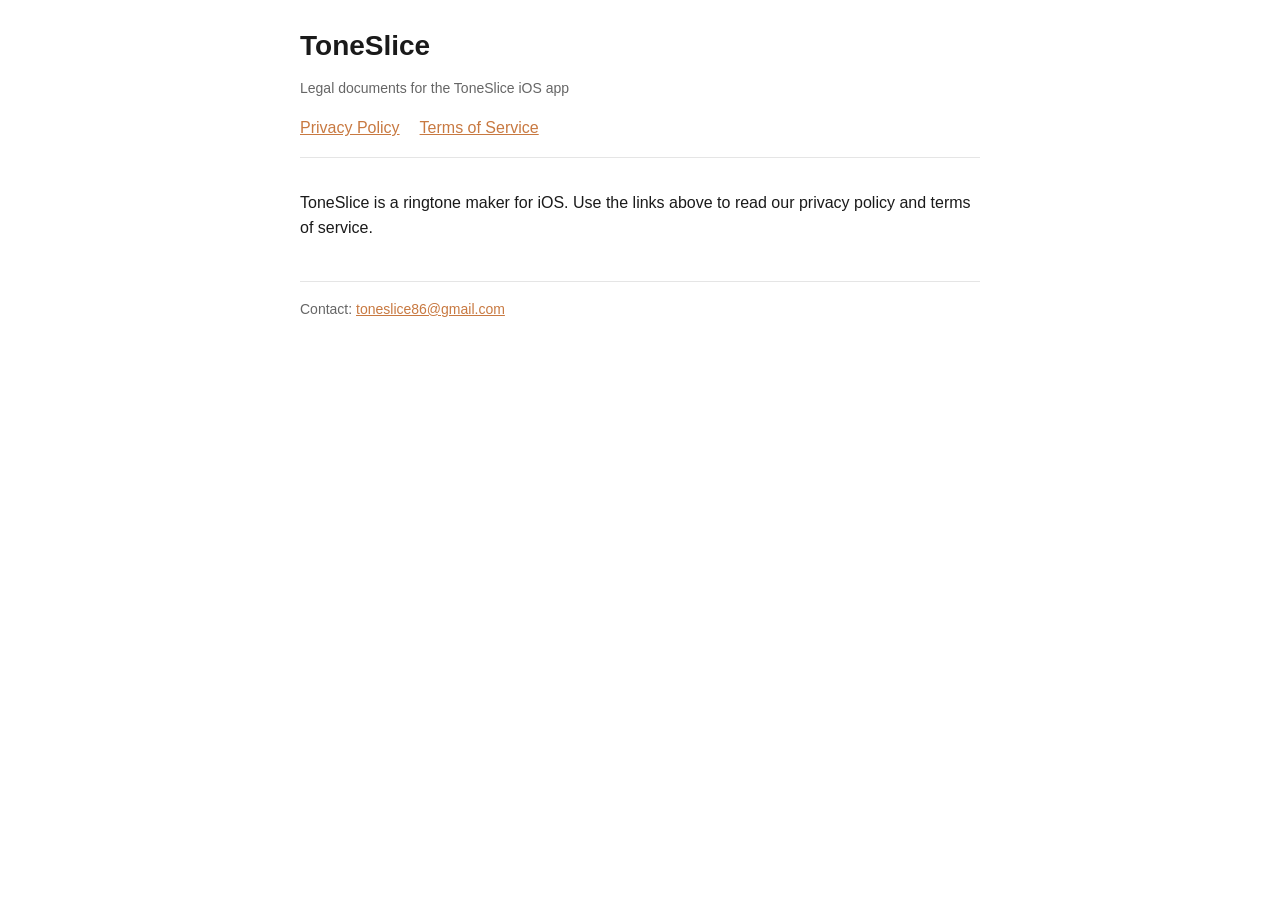
<file: index.html>
<!DOCTYPE html>
<html lang="en">
<head>
  <meta charset="UTF-8">
  <meta name="viewport" content="width=device-width, initial-scale=1.0">
  <title>ToneSlice Legal</title>
  <link rel="stylesheet" href="assets/style.css">
</head>
<body>
  <header>
    <h1>ToneSlice</h1>
    <p class="updated">Legal documents for the ToneSlice iOS app</p>
    <nav class="links">
      <a href="privacy.html">Privacy Policy</a>
      <a href="terms.html">Terms of Service</a>
    </nav>
  </header>
  <p>ToneSlice is a ringtone maker for iOS. Use the links above to read our privacy policy and terms of service.</p>
  <footer>
    <p>Contact: <a href="mailto:toneslice86@gmail.com">toneslice86@gmail.com</a></p>
  </footer>
</body>
</html>
</file>
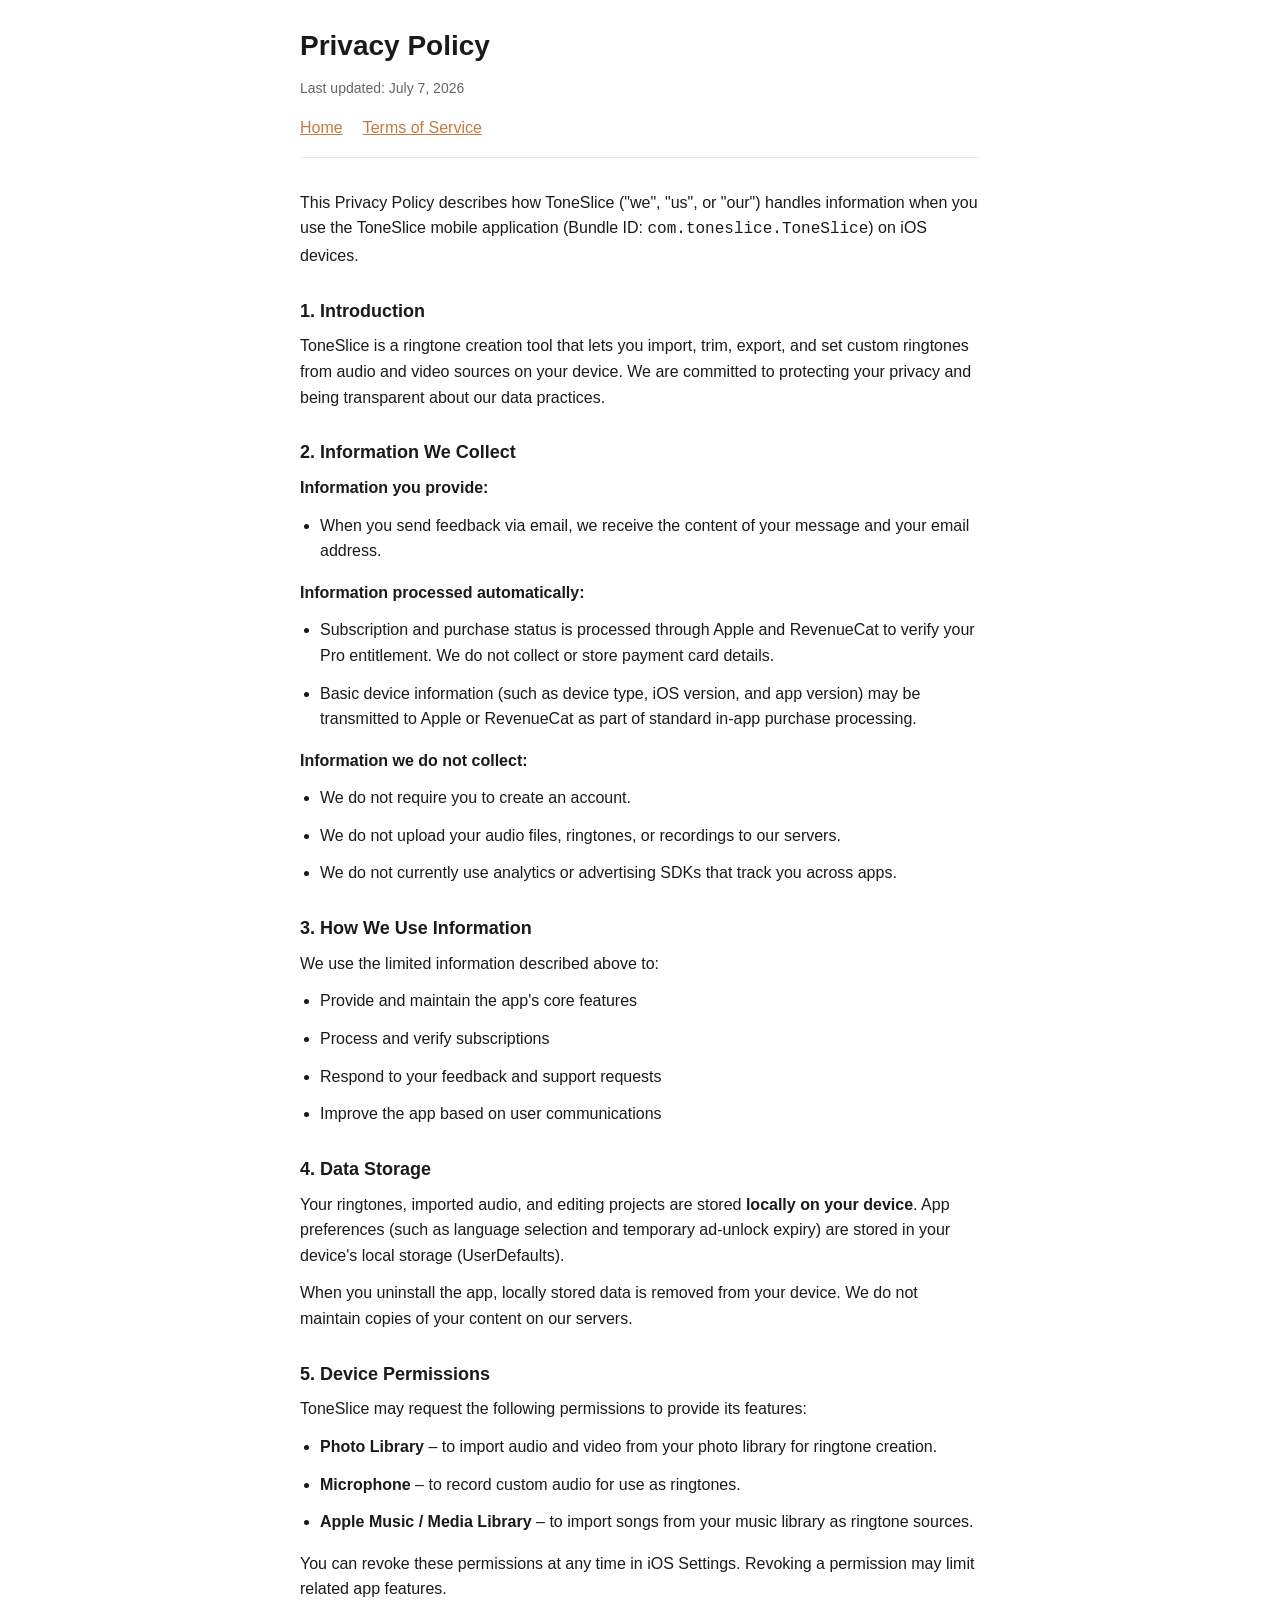
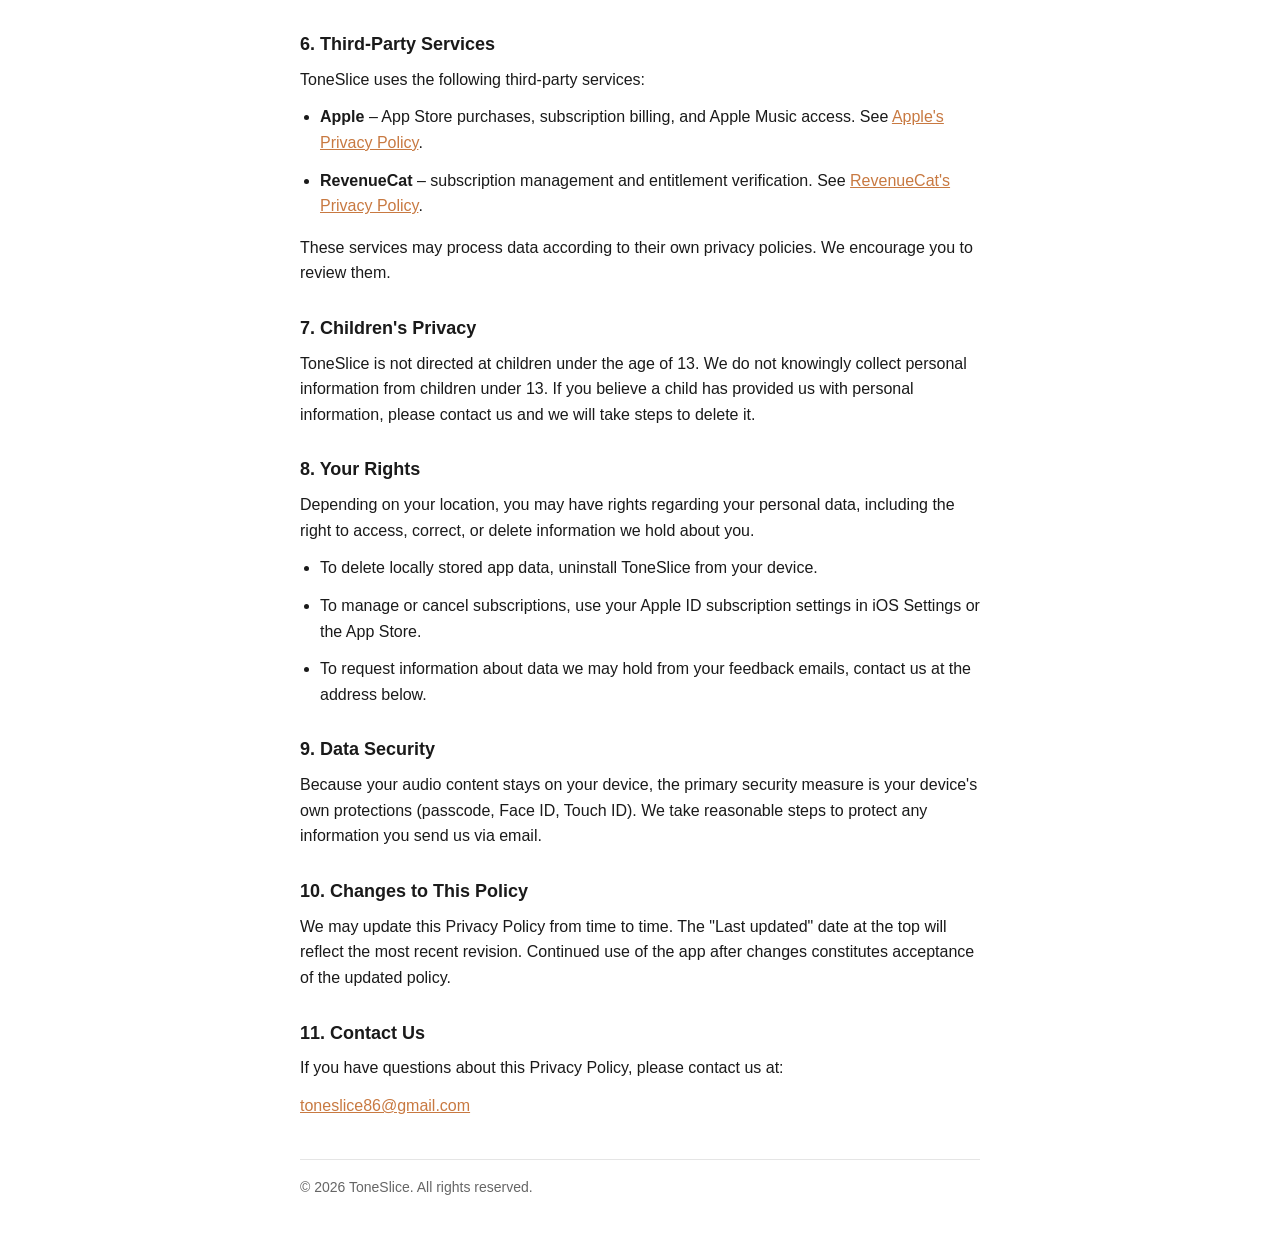
<file: privacy.html>
<!DOCTYPE html>
<html lang="en">
<head>
  <meta charset="UTF-8">
  <meta name="viewport" content="width=device-width, initial-scale=1.0">
  <title>Privacy Policy – ToneSlice</title>
  <link rel="stylesheet" href="assets/style.css">
</head>
<body>
  <header>
    <h1>Privacy Policy</h1>
    <p class="updated">Last updated: July 7, 2026</p>
    <nav class="links">
      <a href="index.html">Home</a>
      <a href="terms.html">Terms of Service</a>
    </nav>
  </header>

  <p>This Privacy Policy describes how ToneSlice ("we", "us", or "our") handles information when you use the ToneSlice mobile application (Bundle ID: <code>com.toneslice.ToneSlice</code>) on iOS devices.</p>

  <h2>1. Introduction</h2>
  <p>ToneSlice is a ringtone creation tool that lets you import, trim, export, and set custom ringtones from audio and video sources on your device. We are committed to protecting your privacy and being transparent about our data practices.</p>

  <h2>2. Information We Collect</h2>
  <p><strong>Information you provide:</strong></p>
  <ul>
    <li>When you send feedback via email, we receive the content of your message and your email address.</li>
  </ul>
  <p><strong>Information processed automatically:</strong></p>
  <ul>
    <li>Subscription and purchase status is processed through Apple and RevenueCat to verify your Pro entitlement. We do not collect or store payment card details.</li>
    <li>Basic device information (such as device type, iOS version, and app version) may be transmitted to Apple or RevenueCat as part of standard in-app purchase processing.</li>
  </ul>
  <p><strong>Information we do not collect:</strong></p>
  <ul>
    <li>We do not require you to create an account.</li>
    <li>We do not upload your audio files, ringtones, or recordings to our servers.</li>
    <li>We do not currently use analytics or advertising SDKs that track you across apps.</li>
  </ul>

  <h2>3. How We Use Information</h2>
  <p>We use the limited information described above to:</p>
  <ul>
    <li>Provide and maintain the app's core features</li>
    <li>Process and verify subscriptions</li>
    <li>Respond to your feedback and support requests</li>
    <li>Improve the app based on user communications</li>
  </ul>

  <h2>4. Data Storage</h2>
  <p>Your ringtones, imported audio, and editing projects are stored <strong>locally on your device</strong>. App preferences (such as language selection and temporary ad-unlock expiry) are stored in your device's local storage (UserDefaults).</p>
  <p>When you uninstall the app, locally stored data is removed from your device. We do not maintain copies of your content on our servers.</p>

  <h2>5. Device Permissions</h2>
  <p>ToneSlice may request the following permissions to provide its features:</p>
  <ul>
    <li><strong>Photo Library</strong> – to import audio and video from your photo library for ringtone creation.</li>
    <li><strong>Microphone</strong> – to record custom audio for use as ringtones.</li>
    <li><strong>Apple Music / Media Library</strong> – to import songs from your music library as ringtone sources.</li>
  </ul>
  <p>You can revoke these permissions at any time in iOS Settings. Revoking a permission may limit related app features.</p>

  <h2>6. Third-Party Services</h2>
  <p>ToneSlice uses the following third-party services:</p>
  <ul>
    <li><strong>Apple</strong> – App Store purchases, subscription billing, and Apple Music access. See <a href="https://www.apple.com/legal/privacy/" target="_blank" rel="noopener">Apple's Privacy Policy</a>.</li>
    <li><strong>RevenueCat</strong> – subscription management and entitlement verification. See <a href="https://www.revenuecat.com/privacy" target="_blank" rel="noopener">RevenueCat's Privacy Policy</a>.</li>
  </ul>
  <p>These services may process data according to their own privacy policies. We encourage you to review them.</p>

  <h2>7. Children's Privacy</h2>
  <p>ToneSlice is not directed at children under the age of 13. We do not knowingly collect personal information from children under 13. If you believe a child has provided us with personal information, please contact us and we will take steps to delete it.</p>

  <h2>8. Your Rights</h2>
  <p>Depending on your location, you may have rights regarding your personal data, including the right to access, correct, or delete information we hold about you.</p>
  <ul>
    <li>To delete locally stored app data, uninstall ToneSlice from your device.</li>
    <li>To manage or cancel subscriptions, use your Apple ID subscription settings in iOS Settings or the App Store.</li>
    <li>To request information about data we may hold from your feedback emails, contact us at the address below.</li>
  </ul>

  <h2>9. Data Security</h2>
  <p>Because your audio content stays on your device, the primary security measure is your device's own protections (passcode, Face ID, Touch ID). We take reasonable steps to protect any information you send us via email.</p>

  <h2>10. Changes to This Policy</h2>
  <p>We may update this Privacy Policy from time to time. The "Last updated" date at the top will reflect the most recent revision. Continued use of the app after changes constitutes acceptance of the updated policy.</p>

  <h2>11. Contact Us</h2>
  <p>If you have questions about this Privacy Policy, please contact us at:</p>
  <p><a href="mailto:toneslice86@gmail.com">toneslice86@gmail.com</a></p>

  <footer>
    <p>&copy; 2026 ToneSlice. All rights reserved.</p>
  </footer>
</body>
</html>
</file>
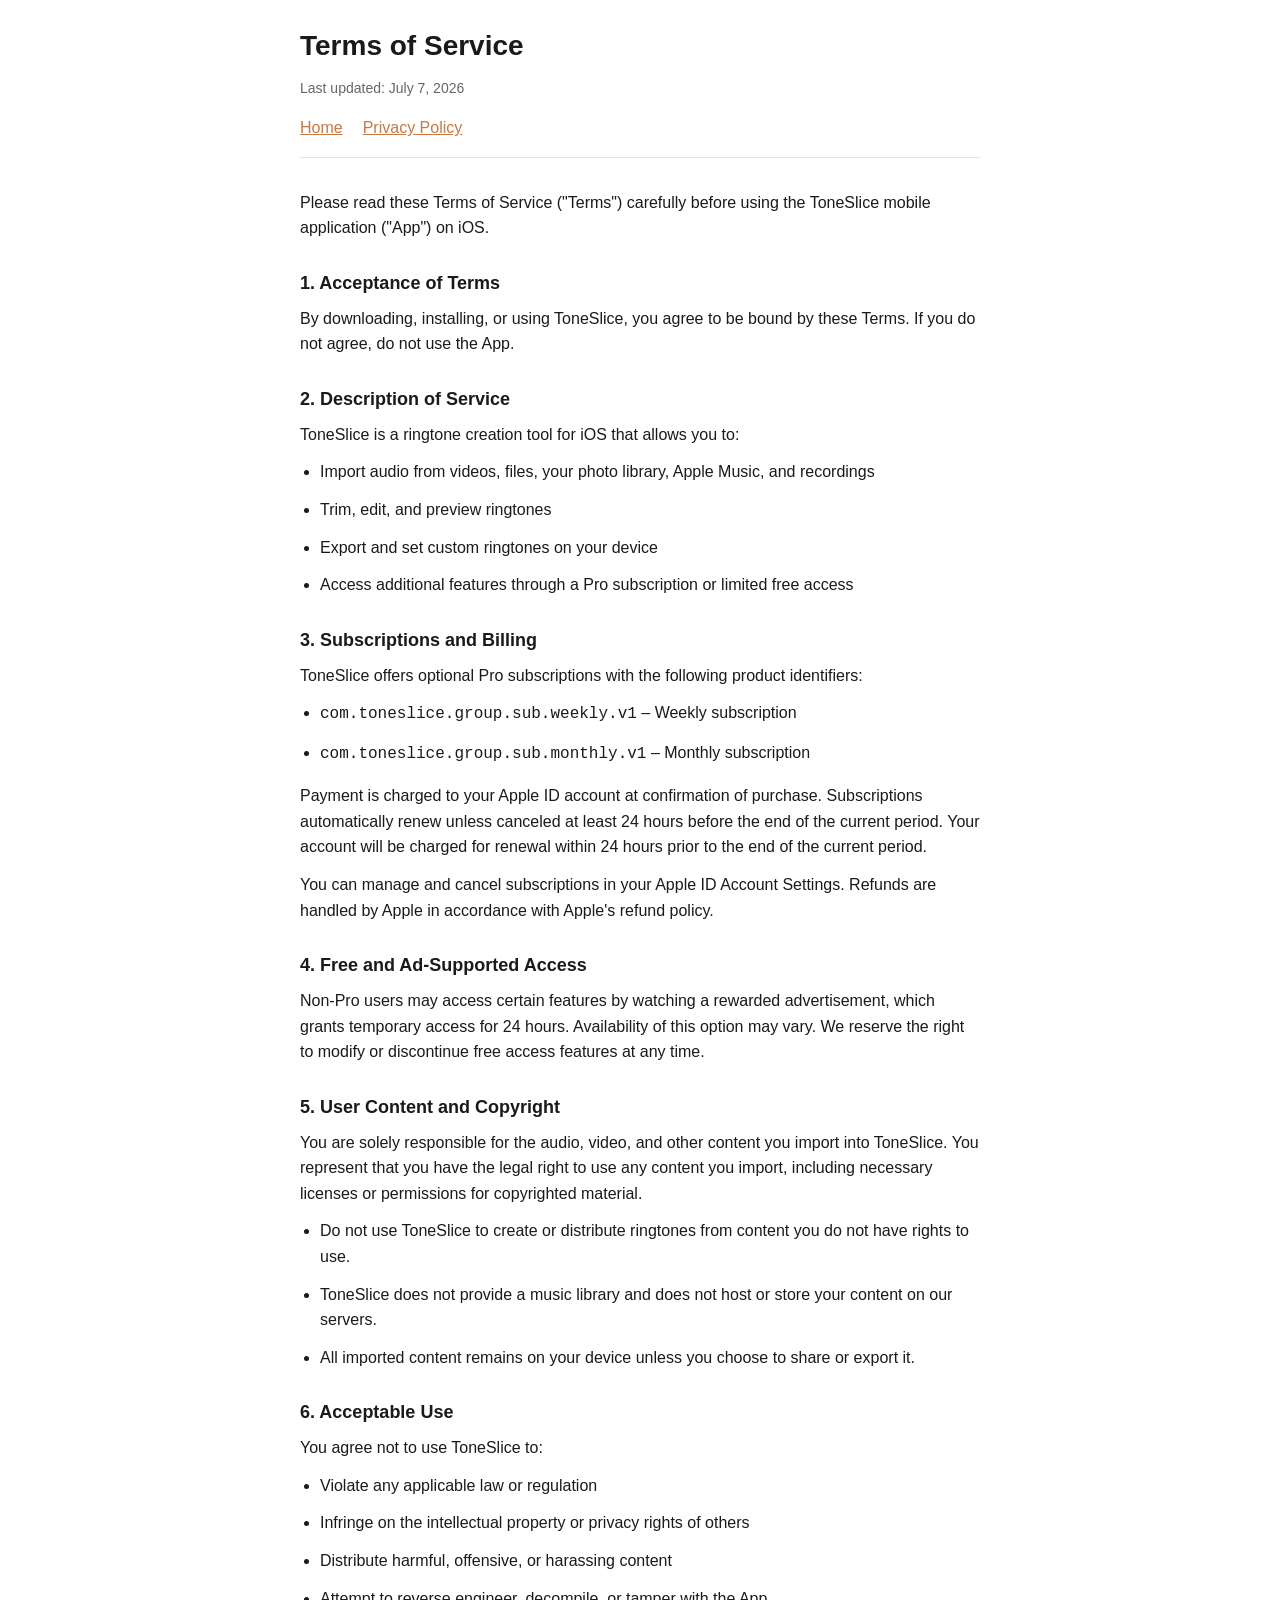
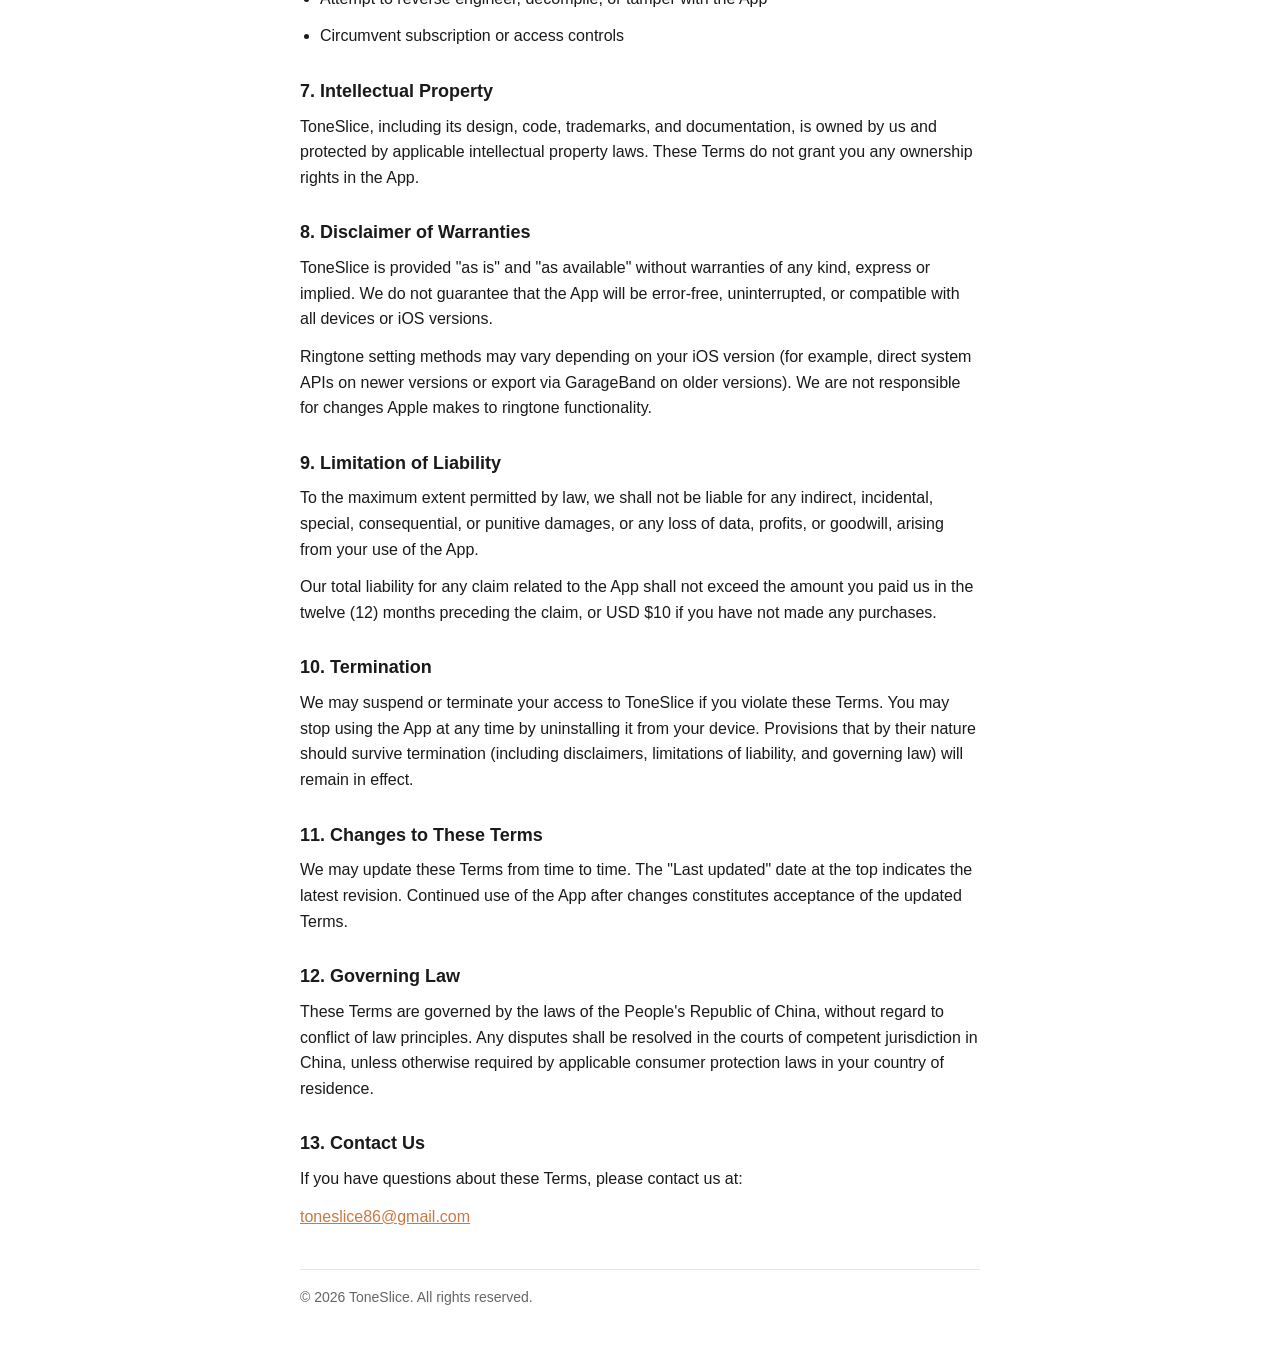
<file: terms.html>
<!DOCTYPE html>
<html lang="en">
<head>
  <meta charset="UTF-8">
  <meta name="viewport" content="width=device-width, initial-scale=1.0">
  <title>Terms of Service – ToneSlice</title>
  <link rel="stylesheet" href="assets/style.css">
</head>
<body>
  <header>
    <h1>Terms of Service</h1>
    <p class="updated">Last updated: July 7, 2026</p>
    <nav class="links">
      <a href="index.html">Home</a>
      <a href="privacy.html">Privacy Policy</a>
    </nav>
  </header>

  <p>Please read these Terms of Service ("Terms") carefully before using the ToneSlice mobile application ("App") on iOS.</p>

  <h2>1. Acceptance of Terms</h2>
  <p>By downloading, installing, or using ToneSlice, you agree to be bound by these Terms. If you do not agree, do not use the App.</p>

  <h2>2. Description of Service</h2>
  <p>ToneSlice is a ringtone creation tool for iOS that allows you to:</p>
  <ul>
    <li>Import audio from videos, files, your photo library, Apple Music, and recordings</li>
    <li>Trim, edit, and preview ringtones</li>
    <li>Export and set custom ringtones on your device</li>
    <li>Access additional features through a Pro subscription or limited free access</li>
  </ul>

  <h2>3. Subscriptions and Billing</h2>
  <p>ToneSlice offers optional Pro subscriptions with the following product identifiers:</p>
  <ul>
    <li><code>com.toneslice.group.sub.weekly.v1</code> – Weekly subscription</li>
    <li><code>com.toneslice.group.sub.monthly.v1</code> – Monthly subscription</li>
  </ul>
  <p>Payment is charged to your Apple ID account at confirmation of purchase. Subscriptions automatically renew unless canceled at least 24 hours before the end of the current period. Your account will be charged for renewal within 24 hours prior to the end of the current period.</p>
  <p>You can manage and cancel subscriptions in your Apple ID Account Settings. Refunds are handled by Apple in accordance with Apple's refund policy.</p>

  <h2>4. Free and Ad-Supported Access</h2>
  <p>Non-Pro users may access certain features by watching a rewarded advertisement, which grants temporary access for 24 hours. Availability of this option may vary. We reserve the right to modify or discontinue free access features at any time.</p>

  <h2>5. User Content and Copyright</h2>
  <p>You are solely responsible for the audio, video, and other content you import into ToneSlice. You represent that you have the legal right to use any content you import, including necessary licenses or permissions for copyrighted material.</p>
  <ul>
    <li>Do not use ToneSlice to create or distribute ringtones from content you do not have rights to use.</li>
    <li>ToneSlice does not provide a music library and does not host or store your content on our servers.</li>
    <li>All imported content remains on your device unless you choose to share or export it.</li>
  </ul>

  <h2>6. Acceptable Use</h2>
  <p>You agree not to use ToneSlice to:</p>
  <ul>
    <li>Violate any applicable law or regulation</li>
    <li>Infringe on the intellectual property or privacy rights of others</li>
    <li>Distribute harmful, offensive, or harassing content</li>
    <li>Attempt to reverse engineer, decompile, or tamper with the App</li>
    <li>Circumvent subscription or access controls</li>
  </ul>

  <h2>7. Intellectual Property</h2>
  <p>ToneSlice, including its design, code, trademarks, and documentation, is owned by us and protected by applicable intellectual property laws. These Terms do not grant you any ownership rights in the App.</p>

  <h2>8. Disclaimer of Warranties</h2>
  <p>ToneSlice is provided "as is" and "as available" without warranties of any kind, express or implied. We do not guarantee that the App will be error-free, uninterrupted, or compatible with all devices or iOS versions.</p>
  <p>Ringtone setting methods may vary depending on your iOS version (for example, direct system APIs on newer versions or export via GarageBand on older versions). We are not responsible for changes Apple makes to ringtone functionality.</p>

  <h2>9. Limitation of Liability</h2>
  <p>To the maximum extent permitted by law, we shall not be liable for any indirect, incidental, special, consequential, or punitive damages, or any loss of data, profits, or goodwill, arising from your use of the App.</p>
  <p>Our total liability for any claim related to the App shall not exceed the amount you paid us in the twelve (12) months preceding the claim, or USD $10 if you have not made any purchases.</p>

  <h2>10. Termination</h2>
  <p>We may suspend or terminate your access to ToneSlice if you violate these Terms. You may stop using the App at any time by uninstalling it from your device. Provisions that by their nature should survive termination (including disclaimers, limitations of liability, and governing law) will remain in effect.</p>

  <h2>11. Changes to These Terms</h2>
  <p>We may update these Terms from time to time. The "Last updated" date at the top indicates the latest revision. Continued use of the App after changes constitutes acceptance of the updated Terms.</p>

  <h2>12. Governing Law</h2>
  <p>These Terms are governed by the laws of the People's Republic of China, without regard to conflict of law principles. Any disputes shall be resolved in the courts of competent jurisdiction in China, unless otherwise required by applicable consumer protection laws in your country of residence.</p>

  <h2>13. Contact Us</h2>
  <p>If you have questions about these Terms, please contact us at:</p>
  <p><a href="mailto:toneslice86@gmail.com">toneslice86@gmail.com</a></p>

  <footer>
    <p>&copy; 2026 ToneSlice. All rights reserved.</p>
  </footer>
</body>
</html>
</file>
<file: assets/style.css>
:root {
  color-scheme: light dark;
  --text: #1a1a1a;
  --muted: #666;
  --bg: #fff;
  --accent: #c87941;
  --border: #e5e5e5;
}

@media (prefers-color-scheme: dark) {
  :root {
    --text: #f2f2f2;
    --muted: #aaa;
    --bg: #111;
    --border: #333;
  }
}

* {
  box-sizing: border-box;
}

body {
  margin: 0;
  padding: 24px 20px 48px;
  font-family: -apple-system, BlinkMacSystemFont, "Segoe UI", Roboto, Helvetica, Arial, sans-serif;
  font-size: 16px;
  line-height: 1.6;
  color: var(--text);
  background: var(--bg);
  max-width: 720px;
  margin-inline: auto;
}

header {
  margin-bottom: 32px;
  padding-bottom: 16px;
  border-bottom: 1px solid var(--border);
}

h1 {
  font-size: 1.75rem;
  font-weight: 700;
  margin: 0 0 8px;
}

.updated {
  font-size: 0.875rem;
  color: var(--muted);
  margin: 0;
}

h2 {
  font-size: 1.125rem;
  font-weight: 600;
  margin: 28px 0 8px;
}

p, li {
  margin: 0 0 12px;
}

ul {
  padding-left: 1.25rem;
  margin: 0 0 16px;
}

a {
  color: var(--accent);
}

nav.links {
  display: flex;
  flex-wrap: wrap;
  gap: 12px 20px;
  margin-top: 16px;
}

nav.links a {
  font-weight: 500;
}

footer {
  margin-top: 40px;
  padding-top: 16px;
  border-top: 1px solid var(--border);
  font-size: 0.875rem;
  color: var(--muted);
}
</file>
